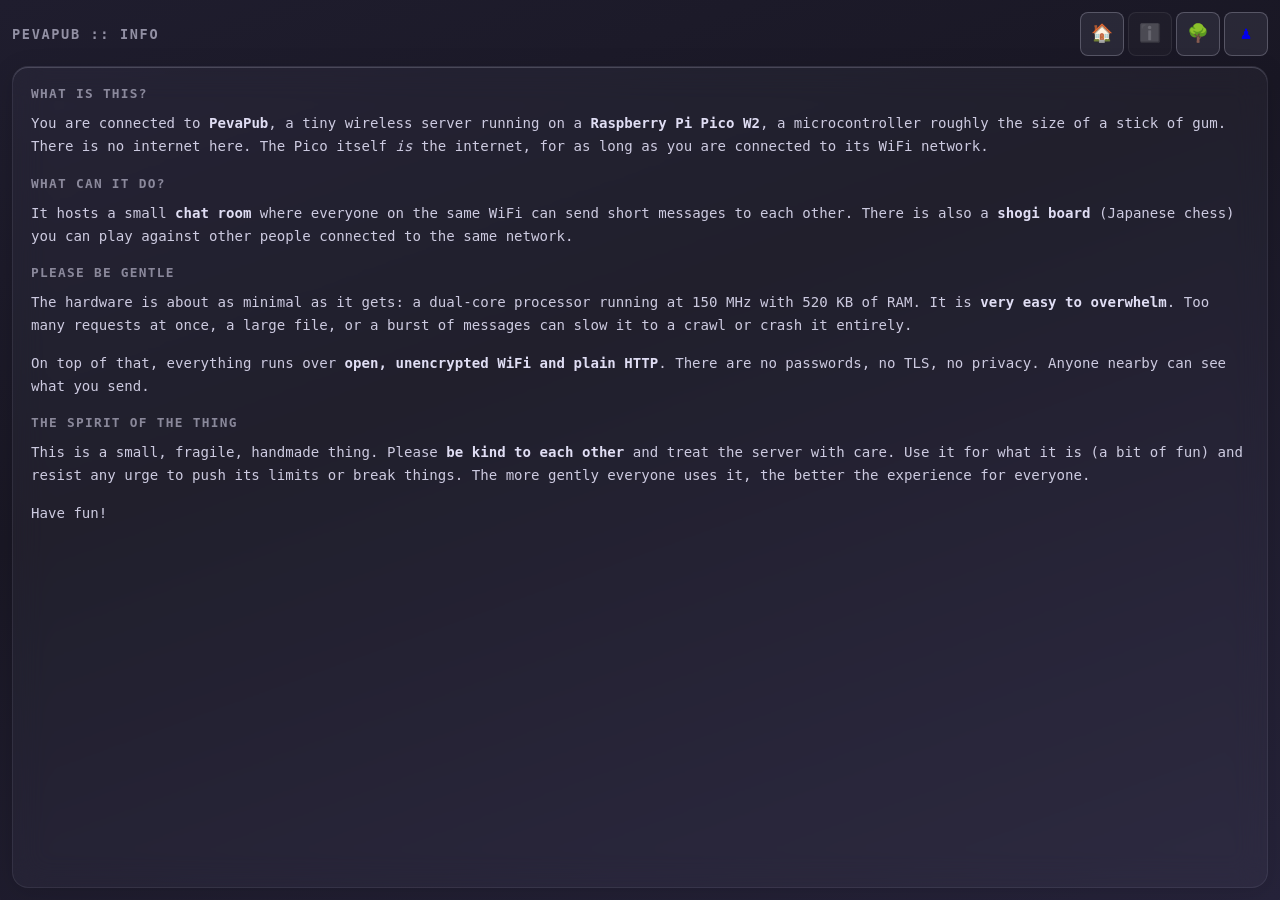
<file: http/info.html>
<!DOCTYPE html>
<html lang="en">
<head>
  <meta charset="UTF-8">
  <meta name="viewport" content="width=device-width, initial-scale=1.0, maximum-scale=1.0, user-scalable=no">
  <title>PevaPub :: Info</title>
  <style>
    *, *::before, *::after { box-sizing: border-box; margin: 0; padding: 0; }

    body {
      font-family: monospace;
      background: linear-gradient(160deg, #1f1d2e 0%, #191724 40%, #26233a 100%);
      background-attachment: fixed;
      color: #e0def4;
      display: flex;
      flex-direction: column;
      position: fixed;
      inset: 0;
      padding: 12px;
      gap: 10px;
      overflow: hidden;
    }

    #topbar {
      display: flex;
      align-items: center;
      justify-content: space-between;
    }

    h1 {
      font-size: 0.85rem;
      color: rgba(224,222,244,0.6);
      letter-spacing: 0.12em;
      text-transform: uppercase;
    }

    nav {
      display: flex;
      gap: 4px;
    }

    nav a {
      display: flex;
      align-items: center;
      justify-content: center;
      width: 44px;
      height: 44px;
      border-radius: 8px;
      font-size: 1.1rem;
      text-decoration: none;
      background: rgba(224,222,244,0.08);
      border: 1px solid rgba(224,222,244,0.25);
      transition: background 0.15s;
      line-height: 1;
    }

    nav a:hover {
      background: rgba(224,222,244,0.28);
    }

    nav a.disabled {
      opacity: 0.35;
      filter: grayscale(1) saturate(0.4) hue-rotate(190deg);
      pointer-events: none;
      cursor: default;
    }

    #content {
      flex: 1;
      overflow-y: auto;
      display: flex;
      flex-direction: column;
      gap: 14px;
      padding: 16px 18px;
      background: rgba(224,222,244,0.04);
      backdrop-filter: blur(16px);
      -webkit-backdrop-filter: blur(16px);
      border: 1px solid rgba(224,222,244,0.08);
      border-radius: 16px;
      box-shadow: 0 4px 24px rgba(0,0,0,0.12), inset 0 1px 0 rgba(224,222,244,0.2);
      font-size: 0.88rem;
      line-height: 1.65;
    }

    #content h2 {
      font-size: 0.8rem;
      letter-spacing: 0.1em;
      text-transform: uppercase;
      color: rgba(224,222,244,0.55);
      margin-bottom: -6px;
    }

    #content p {
      color: rgba(224,222,244,0.9);
    }

    #content strong {
      color: #e0def4;
    }
  </style>
</head>
<body>
  <div id="topbar">
    <h1>PevaPub :: Info</h1>
    <nav>
      <a href="/" title="Home">🏠</a>
      <a href="/info.html" class="disabled" title="Info">ℹ️</a>
      <a href="/square.html" title="Square">🌳</a>
      <a href="/shogi.html" title="Games">♟️</a>
    </nav>
  </div>

  <div id="content">
    <h2>What is this?</h2>
    <p>
      You are connected to <strong>PevaPub</strong>, a tiny wireless server running on a
      <strong>Raspberry Pi Pico W2</strong>, a microcontroller roughly the size of a stick of gum.
      There is no internet here. The Pico itself <em>is</em> the internet, for as long as you are
      connected to its WiFi network.
    </p>

    <h2>What can it do?</h2>
    <p>
      It hosts a small <strong>chat room</strong> where everyone on the same WiFi can
      send short messages to each other. There is also a <strong>shogi board</strong>
      (Japanese chess) you can play against other people connected to the same network.
    </p>

    <h2>Please be gentle</h2>
    <p>
      The hardware is about as minimal as it gets: a dual-core processor running at 150 MHz with
      520 KB of RAM. It is <strong>very easy to overwhelm</strong>. Too many requests at once, a
      large file, or a burst of messages can slow it to a crawl or crash it entirely.
    </p>
    <p>
      On top of that, everything runs over <strong>open, unencrypted WiFi and plain HTTP</strong>.
      There are no passwords, no TLS, no privacy. Anyone nearby can see what you send.
    </p>

    <h2>The spirit of the thing</h2>
    <p>
      This is a small, fragile, handmade thing. Please <strong>be kind to each other</strong> and
      treat the server with care. Use it for what it is (a bit of fun) and resist any
      urge to push its limits or break things. The more gently everyone uses it, the better the
      experience for everyone.
    </p>
    <p>
      Have fun!
    </p>
  </div>

  <script>
    // --- Resize to visual viewport (keeps layout above keyboard) ---
    function fitViewport() {
      const vv = window.visualViewport;
      if (!vv) return;
      document.body.style.height = vv.height + 'px';
      document.body.style.top    = vv.offsetTop + 'px';
    }
    if (window.visualViewport) {
      window.visualViewport.addEventListener('resize', fitViewport);
      window.visualViewport.addEventListener('scroll', fitViewport);
      fitViewport();
    }
  </script>
</body>
</html>
</file>
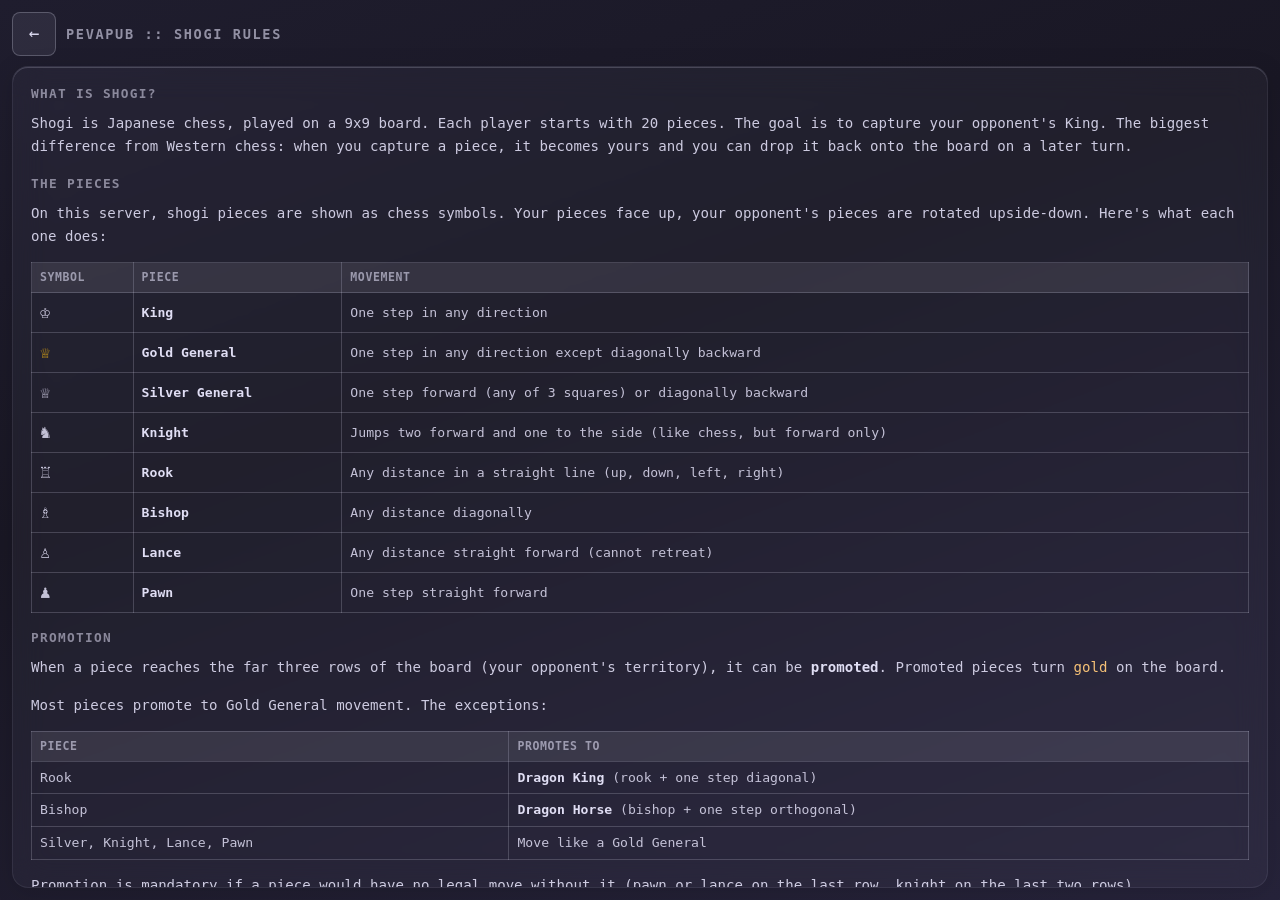
<file: http/shogi-info.html>
<!DOCTYPE html>
<html lang="en">
<head>
  <meta charset="UTF-8">
  <meta name="viewport" content="width=device-width, initial-scale=1.0, maximum-scale=1.0, user-scalable=no">
  <title>PevaPub :: Shogi Rules</title>
  <style>
    *, *::before, *::after { box-sizing: border-box; margin: 0; padding: 0; }

    body {
      font-family: monospace;
      background: linear-gradient(160deg, #1f1d2e 0%, #191724 40%, #26233a 100%);
      background-attachment: fixed;
      color: #e0def4;
      display: flex;
      flex-direction: column;
      position: fixed;
      inset: 0;
      padding: 12px;
      gap: 10px;
      overflow: hidden;
    }

    #topbar {
      display: flex;
      align-items: center;
      gap: 10px;
    }

    .back-btn {
      display: flex;
      align-items: center;
      justify-content: center;
      width: 44px;
      height: 44px;
      border-radius: 8px;
      font-size: 1.1rem;
      text-decoration: none;
      background: rgba(224,222,244,0.08);
      border: 1px solid rgba(224,222,244,0.25);
      transition: background 0.15s;
      color: #e0def4;
      line-height: 1;
      flex-shrink: 0;
    }

    .back-btn:hover { background: rgba(224,222,244,0.28); }

    h1 {
      font-size: 0.85rem;
      color: rgba(224,222,244,0.6);
      letter-spacing: 0.12em;
      text-transform: uppercase;
    }

    #content {
      flex: 1;
      overflow-y: auto;
      display: flex;
      flex-direction: column;
      gap: 14px;
      padding: 16px 18px;
      background: rgba(224,222,244,0.04);
      backdrop-filter: blur(16px);
      -webkit-backdrop-filter: blur(16px);
      border: 1px solid rgba(224,222,244,0.08);
      border-radius: 16px;
      box-shadow: 0 4px 24px rgba(0,0,0,0.12), inset 0 1px 0 rgba(224,222,244,0.2);
      font-size: 0.88rem;
      line-height: 1.65;
    }

    #content h2 {
      font-size: 0.8rem;
      letter-spacing: 0.1em;
      text-transform: uppercase;
      color: rgba(224,222,244,0.55);
      margin-bottom: -6px;
    }

    #content p {
      color: rgba(224,222,244,0.9);
    }

    #content strong {
      color: #e0def4;
    }

    table {
      width: 100%;
      border-collapse: collapse;
      font-size: 0.82rem;
    }

    th, td {
      padding: 5px 8px;
      border: 1px solid rgba(224,222,244,0.2);
      text-align: left;
    }

    th {
      background: rgba(224,222,244,0.1);
      color: rgba(224,222,244,0.6);
      font-size: 0.72rem;
      text-transform: uppercase;
      letter-spacing: 0.05em;
    }

    td {
      color: rgba(224,222,244,0.85);
    }

    .piece-symbol {
      font-size: 1.1rem;
    }

    .promoted-color {
      color: #f6c177;
    }
  </style>
</head>
<body>
  <div id="topbar">
    <a href="/info.html" class="back-btn" title="Back to info">&larr;</a>
    <h1>PevaPub :: Shogi Rules</h1>
  </div>

  <div id="content">
    <h2>What is shogi?</h2>
    <p>
      Shogi is Japanese chess, played on a 9x9 board. Each player starts with 20 pieces.
      The goal is to capture your opponent's King. The biggest difference from Western chess:
      when you capture a piece, it becomes yours and you can drop it back onto the board on
      a later turn.
    </p>

    <h2>The pieces</h2>
    <p>
      On this server, shogi pieces are shown as chess symbols. Your pieces face up,
      your opponent's pieces are rotated upside-down. Here's what each one does:
    </p>

    <table>
      <tr><th>Symbol</th><th>Piece</th><th>Movement</th></tr>
      <tr>
        <td><span class="piece-symbol">♔</span></td>
        <td><strong>King</strong></td>
        <td>One step in any direction</td>
      </tr>
      <tr>
        <td><span class="piece-symbol" style="color:#d4a017;">♕</span></td>
        <td><strong>Gold General</strong></td>
        <td>One step in any direction except diagonally backward</td>
      </tr>
      <tr>
        <td><span class="piece-symbol">♕</span></td>
        <td><strong>Silver General</strong></td>
        <td>One step forward (any of 3 squares) or diagonally backward</td>
      </tr>
      <tr>
        <td><span class="piece-symbol">♞</span></td>
        <td><strong>Knight</strong></td>
        <td>Jumps two forward and one to the side (like chess, but forward only)</td>
      </tr>
      <tr>
        <td><span class="piece-symbol">♖</span></td>
        <td><strong>Rook</strong></td>
        <td>Any distance in a straight line (up, down, left, right)</td>
      </tr>
      <tr>
        <td><span class="piece-symbol">♗</span></td>
        <td><strong>Bishop</strong></td>
        <td>Any distance diagonally</td>
      </tr>
      <tr>
        <td><span class="piece-symbol">♙</span></td>
        <td><strong>Lance</strong></td>
        <td>Any distance straight forward (cannot retreat)</td>
      </tr>
      <tr>
        <td><span class="piece-symbol">♟</span></td>
        <td><strong>Pawn</strong></td>
        <td>One step straight forward</td>
      </tr>
    </table>

    <h2>Promotion</h2>
    <p>
      When a piece reaches the far three rows of the board (your opponent's territory),
      it can be <strong>promoted</strong>. Promoted pieces turn
      <span class="promoted-color">gold</span> on the board.
    </p>
    <p>
      Most pieces promote to Gold General movement. The exceptions:
    </p>
    <table>
      <tr><th>Piece</th><th>Promotes to</th></tr>
      <tr><td>Rook</td><td><strong>Dragon King</strong> (rook + one step diagonal)</td></tr>
      <tr><td>Bishop</td><td><strong>Dragon Horse</strong> (bishop + one step orthogonal)</td></tr>
      <tr><td>Silver, Knight, Lance, Pawn</td><td>Move like a Gold General</td></tr>
    </table>
    <p>
      Promotion is mandatory if a piece would have no legal move without it
      (pawn or lance on the last row, knight on the last two rows).
    </p>

    <h2>Drops</h2>
    <p>
      When you capture an enemy piece, it goes into your hand (shown at the bottom of the screen).
      On any turn, instead of moving a piece on the board, you can <strong>drop</strong> a captured
      piece onto any empty square. Dropped pieces always return as their unpromoted form.
    </p>
    <p>
      Drop restrictions:
    </p>
    <p>
      &bull; You cannot drop a pawn in a column that already has one of your unpromoted pawns.<br>
      &bull; You cannot drop a piece where it would have no legal move (pawn/lance on last row,
      knight on last two rows).
    </p>

    <h2>Winning</h2>
    <p>
      Capture your opponent's King to win. There is no checkmate announcement on this server;
      if a King can be taken, it gets taken and the game ends.
    </p>

    <h2>How to play on this server</h2>
    <p>
      &bull; Go to the games page and enter your name.<br>
      &bull; Create a new game or click an existing game to join it.<br>
      &bull; Tap one of your pieces to see where it can move (highlighted squares).<br>
      &bull; Tap a highlighted square to move there.<br>
      &bull; To drop a captured piece, tap it in your hand (bottom bar), then tap an empty square.<br>
      &bull; If you don't play for 5 minutes, the game is forfeited.
    </p>
  </div>

  <script>
    function fitViewport() {
      const vv = window.visualViewport;
      if (!vv) return;
      document.body.style.height = vv.height + 'px';
      document.body.style.top = vv.offsetTop + 'px';
    }
    if (window.visualViewport) {
      window.visualViewport.addEventListener('resize', fitViewport);
      window.visualViewport.addEventListener('scroll', fitViewport);
      fitViewport();
    }
  </script>
</body>
</html>
</file>
